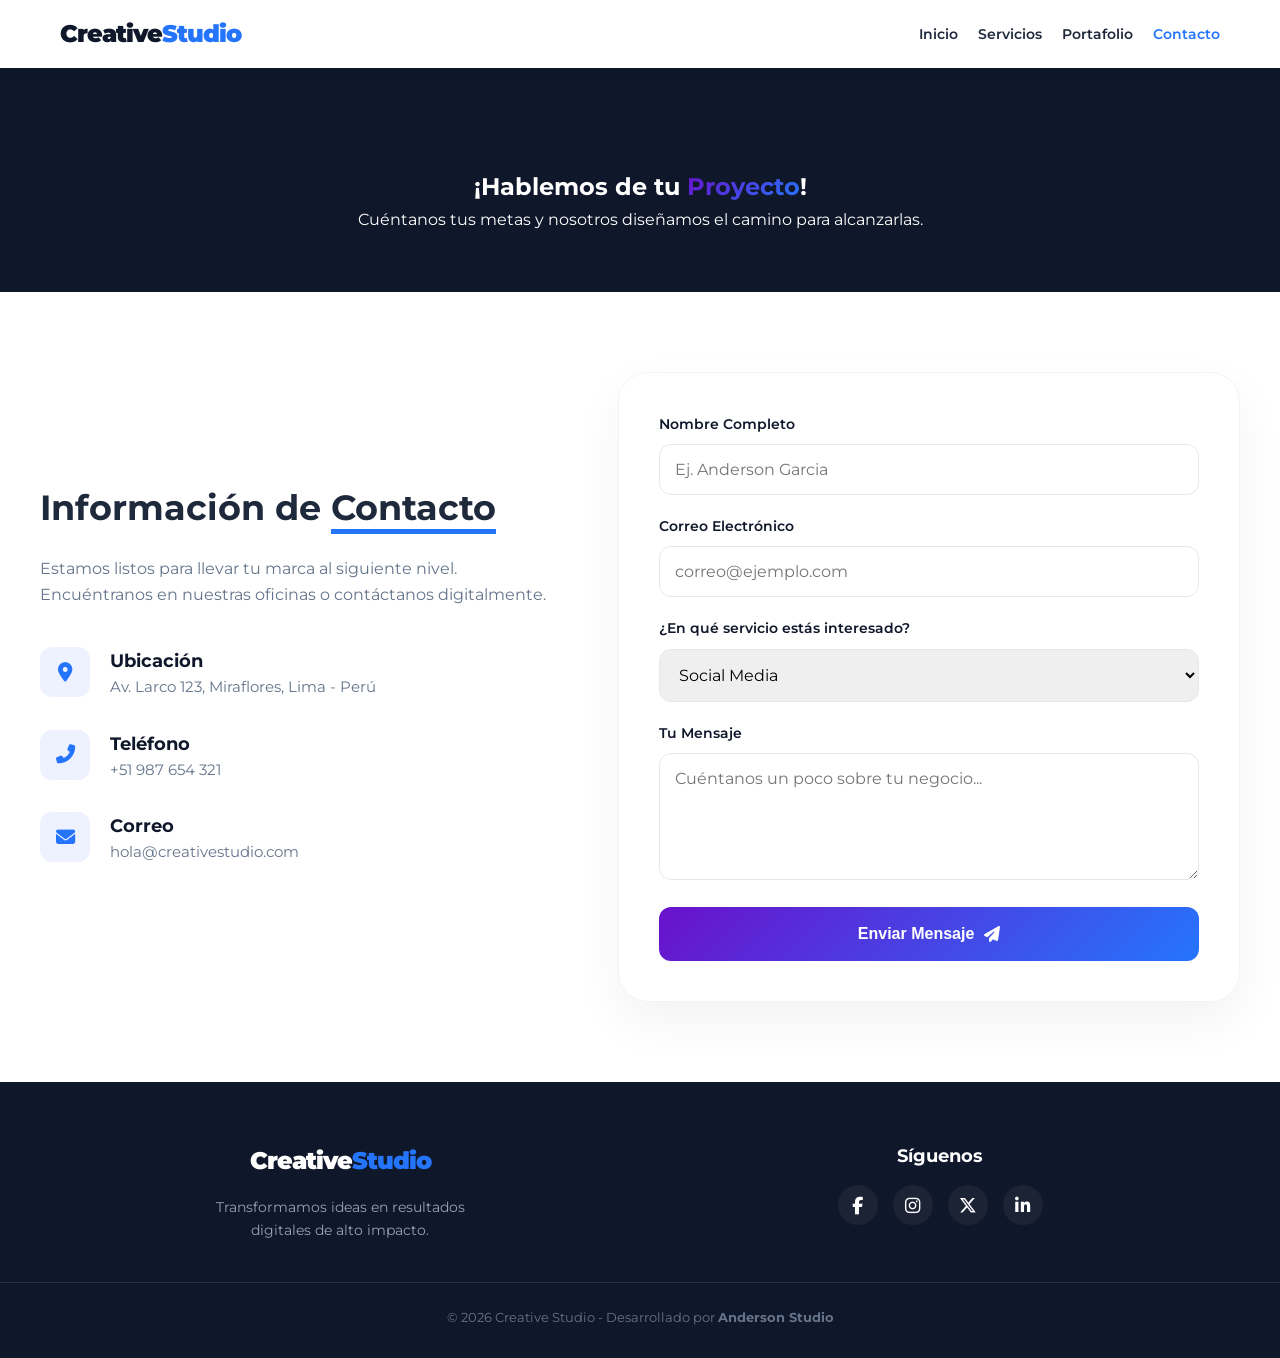
<file: contacto.html>
<!DOCTYPE html>
<html lang="es">
<head>
    <meta charset="UTF-8">
    <meta name="viewport" content="width=device-width, initial-scale=1.0">
    <title>Contacto | Creative Studio</title>
    <!-- Iconos y Fuentes -->
    <link rel="stylesheet" href="https://cdnjs.cloudflare.com/ajax/libs/font-awesome/6.5.1/css/all.min.css">
    <link href="https://fonts.googleapis.com/css2?family=Montserrat:wght@400;700;900&display=swap" rel="stylesheet">
    <link rel="stylesheet" href="css/style.css">
    <link rel="stylesheet" href="css/contacto.css">
</head>
<body>

    <!-- HEADER -->
    <header class="header">
        <nav class="nav container">
            <a href="index.html" class="logo">Creative<span>Studio</span></a>
            <ul class="nav-menu">
                <li><a href="index.html" class="nav-link">Inicio</a></li>
                <li><a href="servicios.html" class="nav-link">Servicios</a></li>
                <li><a href="portafolio.html" class="nav-link">Portafolio</a></li>
                <li><a href="contacto.html" class="nav-link active">Contacto</a></li>
            </ul>
        </nav>
    </header>

    <main>
        <!-- CABECERA DE PÁGINA -->
        <section class="page-header">
            <div class="container">
                <h1>¡Hablemos de tu <span class="gradient-text">Proyecto</span>!</h1>
                <p>Cuéntanos tus metas y nosotros diseñamos el camino para alcanzarlas.</p>
            </div>
        </section>

        <section class="contact-section container section-padding">
            <div class="contact-grid">
                
                <!-- INFORMACIÓN DE CONTACTO -->
                <div class="contact-info">
                    <h2>Información de <span class="highlight">Contacto</span></h2>
                    <p>Estamos listos para llevar tu marca al siguiente nivel. Encuéntranos en nuestras oficinas o contáctanos digitalmente.</p>
                    
                    <div class="info-item">
                        <i class="fas fa-map-marker-alt"></i>
                        <div>
                            <h4>Ubicación</h4>
                            <p>Av. Larco 123, Miraflores, Lima - Perú</p>
                        </div>
                    </div>

                    <div class="info-item">
                        <i class="fas fa-phone-alt"></i>
                        <div>
                            <h4>Teléfono</h4>
                            <p>+51 987 654 321</p>
                        </div>
                    </div>

                    <div class="info-item">
                        <i class="fas fa-envelope"></i>
                        <div>
                            <h4>Correo</h4>
                            <p>hola@creativestudio.com</p>
                        </div>
                    </div>
                </div>

                <!-- FORMULARIO DE CONTACTO -->
                <div class="contact-form-container">
                    <form class="contact-form">
                        <div class="form-group">
                            <label>Nombre Completo</label>
                            <input type="text" placeholder="Ej. Anderson Garcia" required>
                        </div>
                        <div class="form-group">
                            <label>Correo Electrónico</label>
                            <input type="email" placeholder="correo@ejemplo.com" required>
                        </div>
                        <div class="form-group">
                            <label>¿En qué servicio estás interesado?</label>
                            <select>
                                <option>Social Media</option>
                                <option>Diseño Web</option>
                                <option>Publicidad (Ads)</option>
                                <option>Branding Completo</option>
                            </select>
                        </div>
                        <div class="form-group">
                            <label>Tu Mensaje</label>
                            <textarea rows="5" placeholder="Cuéntanos un poco sobre tu negocio..."></textarea>
                        </div>
                        <button type="submit" class="btn-submit">Enviar Mensaje <i class="fas fa-paper-plane"></i></button>
                    </form>
                </div>

            </div>
        </section>
    </main>

    <!-- FOOTER -->
    <footer class="footer">
        <div class="container footer-content">
            <div class="footer-brand">
                <a href="index.html" class="logo">Creative<span>Studio</span></a>
                <p>Transformamos ideas en resultados digitales de alto impacto.</p>
            </div>
            <div class="footer-social">
                <h3>Síguenos</h3>
                <div class="social-links">
                    <a href="#" class="social-icon fb"><i class="fab fa-facebook-f"></i></a>
                    <a href="#" class="social-icon ig"><i class="fab fa-instagram"></i></a>
                    <a href="#" class="social-icon tw"><i class="fab fa-x-twitter"></i></a>
                    <a href="#" class="social-icon ln"><i class="fab fa-linkedin-in"></i></a>
                </div>
            </div>
        </div>
        <div class="footer-bottom">
            <p>&copy; 2026 Creative Studio - Desarrollado por <strong>Anderson Studio</strong></p>
        </div>
    </footer>

</body>
</html>
</file>
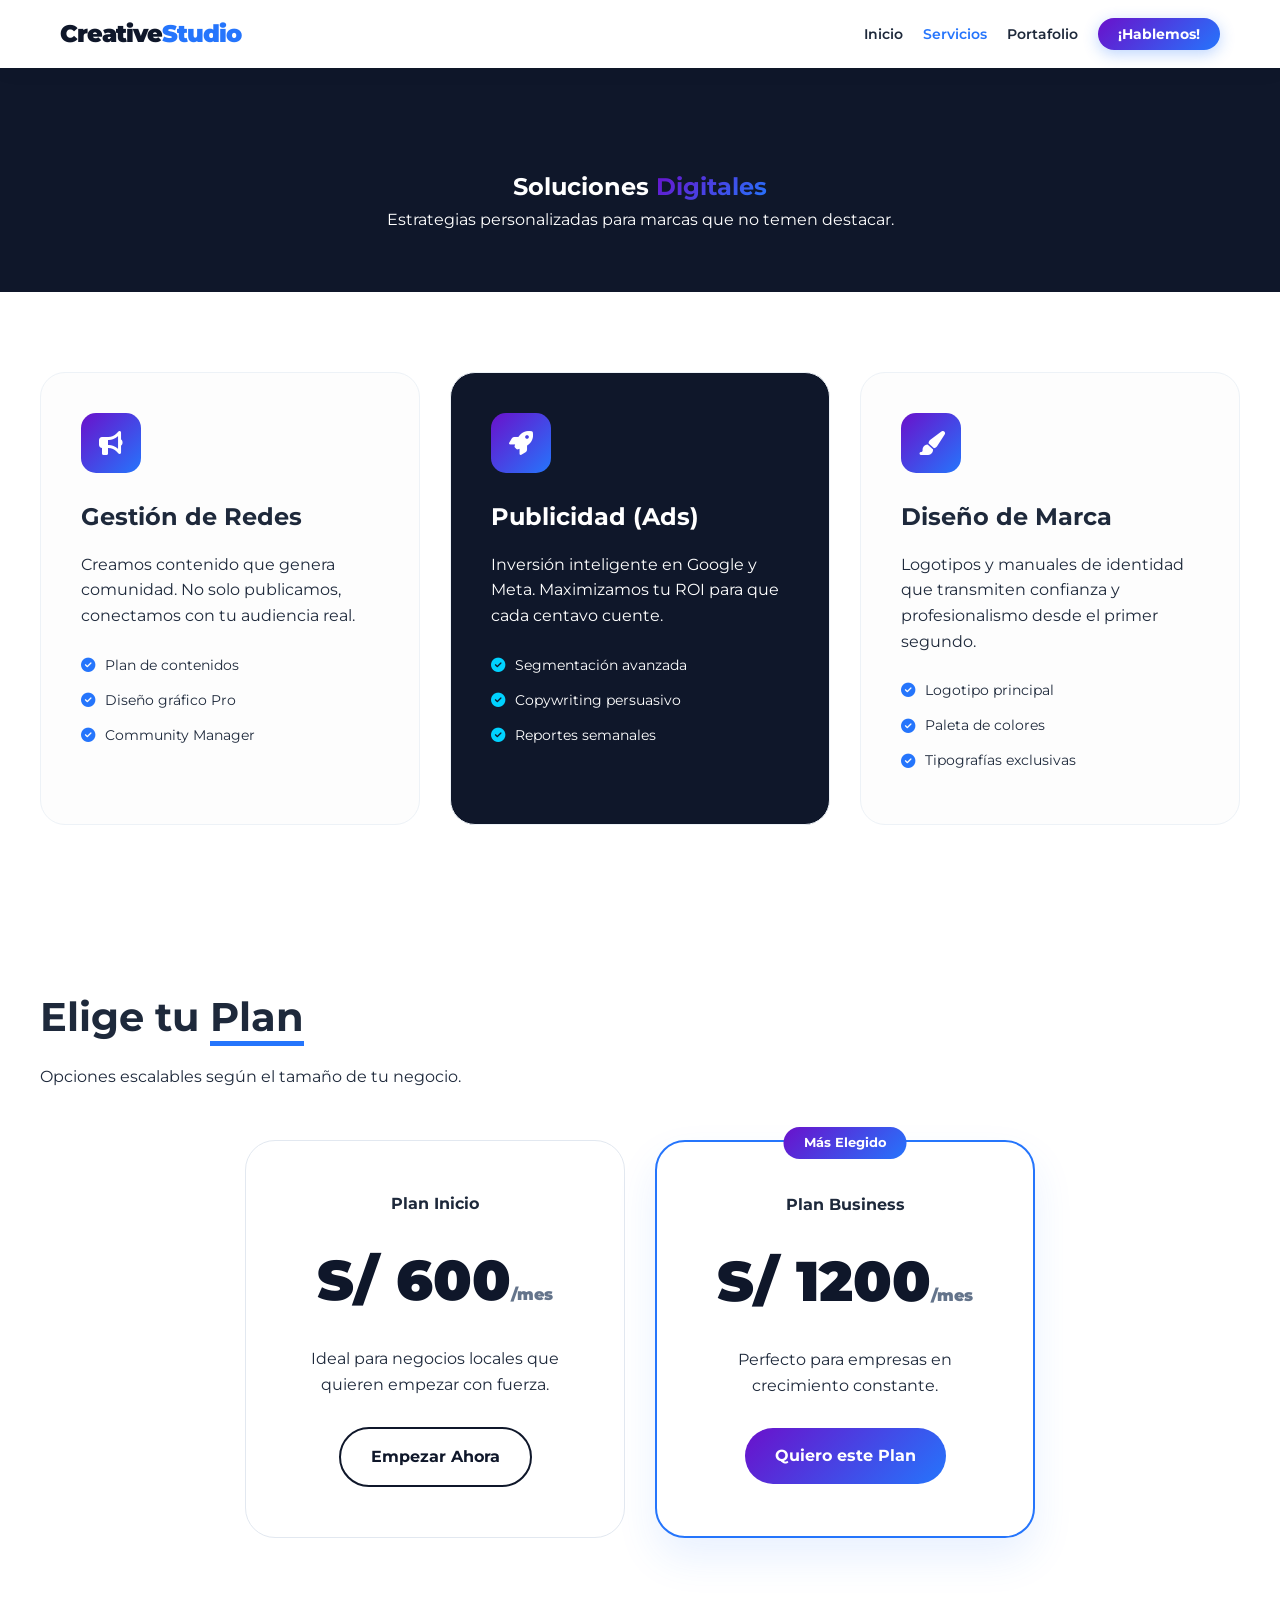
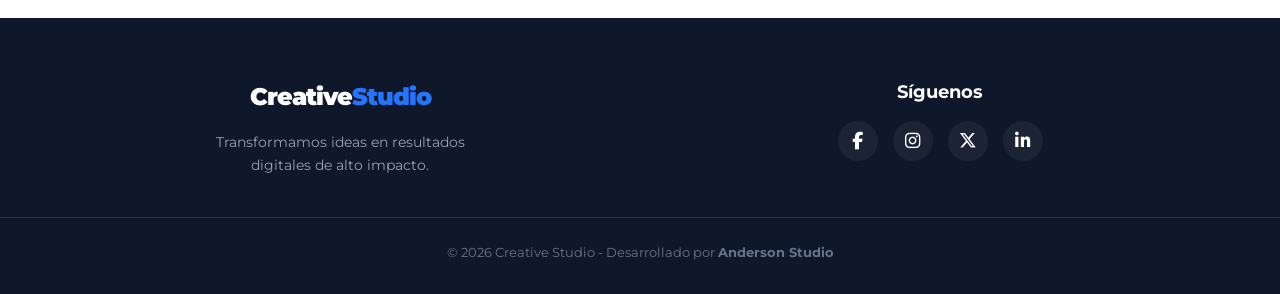
<file: servicios.html>
<!DOCTYPE html>
<html lang="es">
<head>
    <meta charset="UTF-8">
    <meta name="viewport" content="width=device-width, initial-scale=1.0">
    <title>Nuestros Servicios | Creative Studio</title>
    <!-- Iconos y Fuentes -->
    <link rel="stylesheet" href="https://cdnjs.cloudflare.com/ajax/libs/font-awesome/6.5.1/css/all.min.css">
    <link href="https://fonts.googleapis.com/css2?family=Montserrat:wght@400;700;900&display=swap" rel="stylesheet">
    <link rel="stylesheet" href="css/style.css">
    <link rel="stylesheet" href="css/servicios.css">
</head>
<body>

    <!-- HEADER -->
    <header class="header">
        <nav class="nav container">
            <a href="index.html" class="logo">Creative<span>Studio</span></a>
            <ul class="nav-menu">
                <li><a href="index.html" class="nav-link">Inicio</a></li>
                <li><a href="servicios.html" class="nav-link active">Servicios</a></li>
                <li><a href="portafolio.html" class="nav-link">Portafolio</a></li>
                <li><a href="contacto.html" class="btn-nav">¡Hablemos!</a></li>
            </ul>
        </nav>
    </header>

    <main>
        <!-- CABECERA DE PÁGINA -->
        <section class="page-header">
            <div class="container">
                <h1>Soluciones <span class="gradient-text">Digitales</span></h1>
                <p>Estrategias personalizadas para marcas que no temen destacar.</p>
            </div>
        </section>

        <!-- GRILLA DETALLADA DE SERVICIOS -->
        <section class="services-detail container section-padding">
            <div class="detail-grid">
                <!-- Servicio 1 -->
                <div class="detail-card">
                    <div class="icon-box"><i class="fas fa-bullhorn"></i></div>
                    <h3>Gestión de Redes</h3>
                    <p>Creamos contenido que genera comunidad. No solo publicamos, conectamos con tu audiencia real.</p>
                    <ul class="detail-list">
                        <li><i class="fas fa-circle-check"></i> Plan de contenidos</li>
                        <li><i class="fas fa-circle-check"></i> Diseño gráfico Pro</li>
                        <li><i class="fas fa-circle-check"></i> Community Manager</li>
                    </ul>
                </div>

                <!-- Servicio 2 -->
                <div class="detail-card featured-card">
                    <div class="icon-box"><i class="fas fa-rocket"></i></div>
                    <h3>Publicidad (Ads)</h3>
                    <p>Inversión inteligente en Google y Meta. Maximizamos tu ROI para que cada centavo cuente.</p>
                    <ul class="detail-list">
                        <li><i class="fas fa-circle-check"></i> Segmentación avanzada</li>
                        <li><i class="fas fa-circle-check"></i> Copywriting persuasivo</li>
                        <li><i class="fas fa-circle-check"></i> Reportes semanales</li>
                    </ul>
                </div>

                <!-- Servicio 3 -->
                <div class="detail-card">
                    <div class="icon-box"><i class="fas fa-paint-brush"></i></div>
                    <h3>Diseño de Marca</h3>
                    <p>Logotipos y manuales de identidad que transmiten confianza y profesionalismo desde el primer segundo.</p>
                    <ul class="detail-list">
                        <li><i class="fas fa-circle-check"></i> Logotipo principal</li>
                        <li><i class="fas fa-circle-check"></i> Paleta de colores</li>
                        <li><i class="fas fa-circle-check"></i> Tipografías exclusivas</li>
                    </ul>
                </div>
            </div>
        </section>

        <!-- SECCIÓN DE PLANES / PRECIOS -->
        <section class="pricing container section-padding">
            <div class="section-title">
                <h2>Elige tu <span class="highlight">Plan</span></h2>
                <p>Opciones escalables según el tamaño de tu negocio.</p>
            </div>

            <div class="pricing-grid">
                <!-- Plan Básico -->
                <div class="price-box">
                    <h4>Plan Inicio</h4>
                    <div class="amount">S/ 600<span>/mes</span></div>
                    <p>Ideal para negocios locales que quieren empezar con fuerza.</p>
                    <a href="contacto.html" class="btn-outline">Empezar Ahora</a>
                </div>

                <!-- Plan Pro (Destacado) -->
                <div class="price-box best-seller">
                    <div class="popular">Más Elegido</div>
                    <h4>Plan Business</h4>
                    <div class="amount">S/ 1200<span>/mes</span></div>
                    <p>Perfecto para empresas en crecimiento constante.</p>
                    <a href="contacto.html" class="btn-solid">Quiero este Plan</a>
                </div>
            </div>
        </section>
    </main>

    <!-- FOOTER -->
    <footer class="footer">
        <div class="container footer-content">
            <div class="footer-brand">
                <a href="index.html" class="logo">Creative<span>Studio</span></a>
                <p>Transformamos ideas en resultados digitales de alto impacto.</p>
            </div>
            <div class="footer-social">
                <h3>Síguenos</h3>
                <div class="social-links">
                    <a href="#" class="social-icon fb"><i class="fab fa-facebook-f"></i></a>
                    <a href="#" class="social-icon ig"><i class="fab fa-instagram"></i></a>
                    <a href="#" class="social-icon tw"><i class="fab fa-x-twitter"></i></a>
                    <a href="#" class="social-icon ln"><i class="fab fa-linkedin-in"></i></a>
                </div>
            </div>
        </div>
        <div class="footer-bottom">
            <p>&copy; 2026 Creative Studio - Desarrollado por <strong>Anderson Studio</strong></p>
        </div>
    </footer>

</body>
</html>
</file>
<file: css/style.css>
/* --- VARIABLES --- */
:root {
    --primary-gradient: linear-gradient(135deg, #6a11cb 0%, #2575fc 100%);
    --dark: #0f172a;
    --light-bg: #f8fafc;
    --white: #ffffff;
    --accent: #00d2ff;
    --text-main: #1e293b;
    --text-muted: #64748b;
    --transition: 0.4s cubic-bezier(0.4, 0, 0.2, 1);
}

/* --- RESET --- */
* { 
    margin: 0; 
    padding: 0; 
    box-sizing: border-box; 
    text-decoration: none; 
    list-style: none; 
}

body { 
    font-family: 'Montserrat', sans-serif; 
    background: var(--white); 
    color: var(--text-main); 
    line-height: 1.6; 
    overflow-x: hidden; 
}

.container { 
    max-width: 1200px; 
    margin: 0 auto; 
    padding: 0 20px; 
}

/* --- HEADER CORREGIDO --- */
.header { 
    background: rgba(255, 255, 255, 0.95); 
    backdrop-filter: blur(10px); 
    padding: 15px 0; 
    position: sticky; 
    top: 0; 
    z-index: 1000; 
    box-shadow: 0 2px 20px rgba(0,0,0,0.05); 
}

.nav { 
    display: flex; 
    justify-content: space-between; 
    align-items: center; 
    flex-wrap: wrap; /* Permite que los elementos bajen si no hay espacio */
    gap: 10px;
}

.logo { 
    font-size: 1.5rem; 
    font-weight: 900; 
    color: var(--dark); 
    letter-spacing: -1px; 
}

.logo span { color: #2575fc; }

.nav-menu { 
    display: flex; 
    gap: 20px; 
    align-items: center; 
    flex-wrap: wrap; /* Evita el amontonamiento en móviles */
    justify-content: center;
}

.nav-link { 
    color: var(--text-main); 
    font-weight: 600; 
    font-size: 0.9rem;
    transition: var(--transition); 
}

.nav-link:hover, .nav-link.active { color: #2575fc; }

.btn-nav { 
    background: var(--primary-gradient); 
    color: white !important; 
    padding: 8px 20px; 
    border-radius: 50px; 
    font-weight: 700; 
    font-size: 0.85rem;
    white-space: nowrap; /* Mantiene el texto en una sola línea */
    box-shadow: 0 4px 15px rgba(37, 117, 252, 0.3); 
}

/* --- HERO --- */
.hero { padding: 100px 0 60px; background: radial-gradient(circle at top right, #f0f7ff, #ffffff); }
.hero-content { max-width: 800px; }
.badge { background: #e0f2fe; color: #0369a1; padding: 5px 15px; border-radius: 20px; font-size: 0.8rem; font-weight: 700; text-transform: uppercase; }
.hero h1 { font-size: 3.5rem; font-weight: 900; margin: 20px 0; line-height: 1.1; }
.gradient-text { background: var(--primary-gradient); -webkit-background-clip: text; -webkit-text-fill-color: transparent; }
.hero p { font-size: 1.1rem; color: var(--text-muted); margin-bottom: 40px; }
.hero-btns { display: flex; gap: 15px; flex-wrap: wrap; }

.btn-primary { background: var(--primary-gradient); color: white; padding: 15px 35px; border-radius: 12px; font-weight: 700; transition: var(--transition); display: inline-block; }
.btn-primary:hover { transform: translateY(-5px); box-shadow: 0 10px 25px rgba(37, 117, 252, 0.4); }

.btn-secondary { border: 2px solid #2575fc; color: #2575fc; padding: 13px 33px; border-radius: 12px; font-weight: 700; transition: var(--transition); display: inline-block; }
.btn-secondary:hover { background: #2575fc; color: white; transform: translateY(-5px); }

/* --- SERVICIOS --- */
.services { padding: 80px 0; text-align: center; }
.section-title h2 { font-size: 2.5rem; margin-bottom: 15px; }
.highlight { border-bottom: 5px solid #2575fc; }
.services-grid { display: grid; grid-template-columns: repeat(auto-fit, minmax(280px, 1fr)); gap: 30px; margin-top: 50px; }
.service-card { padding: 40px 25px; background: var(--white); border-radius: 20px; border: 1px solid #f1f5f9; transition: var(--transition); }
.service-card i { font-size: 2.5rem; margin-bottom: 20px; background: var(--primary-gradient); -webkit-background-clip: text; -webkit-text-fill-color: transparent; display: inline-block; }
.service-card.active { background: var(--dark); color: white; }
.service-card:hover { transform: translateY(-10px); box-shadow: 0 20px 40px rgba(0,0,0,0.05); }

/* --- PORTAFOLIO --- */
.portfolio { padding: 60px 0; }
.portfolio-grid { display: grid; grid-template-columns: repeat(auto-fit, minmax(300px, 1fr)); gap: 25px; margin-top: 40px; }
.work-card { position: relative; border-radius: 20px; overflow: hidden; height: 320px; cursor: pointer; }
.work-card img { width: 100%; height: 100%; object-fit: cover; transition: var(--transition); }
.work-overlay { position: absolute; top: 0; left: 0; width: 100%; height: 100%; background: linear-gradient(to top, rgba(15, 23, 42, 0.9), transparent); display: flex; align-items: flex-end; padding: 25px; opacity: 0; transition: var(--transition); }
.work-info h3 { color: white; margin-top: 5px; font-size: 1.2rem; }
.work-info span { color: var(--accent); font-weight: 700; font-size: 0.8rem; }
.work-card:hover img { transform: scale(1.1); }
.work-card:hover .work-overlay { opacity: 1; }

/* --- STATS --- */
.stats { background: var(--primary-gradient); padding: 50px 0; color: white; text-align: center; }
.stats-grid { display: flex; justify-content: space-around; flex-wrap: wrap; gap: 30px; }
.stat-item h3 { font-size: 2.5rem; font-weight: 900; }

/* --- FOOTER --- */
.footer { background: var(--dark); color: white; padding: 60px 0 30px; }
.footer-content { display: grid; grid-template-columns: repeat(auto-fit, minmax(250px, 1fr)); gap: 40px; text-align: center; }
.footer-brand .logo { color: white; margin-bottom: 15px; display: inline-block; }
.footer-brand p { color: #94a3b8; font-size: 0.9rem; max-width: 300px; margin: 0 auto; }
.footer-social h3 { margin-bottom: 15px; font-size: 1.1rem; }
.social-links { display: flex; justify-content: center; gap: 15px; }
.social-icon { width: 40px; height: 40px; background: rgba(255,255,255,0.05); border-radius: 50%; display: flex; justify-content: center; align-items: center; color: white; font-size: 1.1rem; transition: var(--transition); }

.social-icon.fb:hover { background: #1877f2; transform: translateY(-5px); }
.social-icon.ig:hover { background: linear-gradient(45deg, #f09433, #e6683c, #dc2743, #cc2366, #bc1888); transform: translateY(-5px); }
.social-icon.tw:hover { background: #000000; transform: translateY(-5px); }
.social-icon.ln:hover { background: #0077b5; transform: translateY(-5px); }

.footer-bottom { border-top: 1px solid rgba(255,255,255,0.1); margin-top: 40px; padding-top: 25px; text-align: center; font-size: 0.8rem; color: #64748b; }

/* --- RESPONSIVE MEJORADO --- */
@media (max-width: 768px) {
    .nav { 
        flex-direction: column; 
        padding: 10px 0;
    }
    
    .nav-menu { 
        gap: 12px; 
    }

    .hero h1 { font-size: 2.2rem; text-align: center; }
    .hero-content { text-align: center; }
    .hero-btns { justify-content: center; flex-direction: column; }
    .btn-primary, .btn-secondary { width: 100%; text-align: center; }
    
    .section-title h2 { font-size: 2rem; }
}

/* Para pantallas extremadamente pequeñas (como 236px) */
@media (max-width: 320px) {
    .logo { font-size: 1.2rem; }
    .nav-link { font-size: 0.75rem; }
    .btn-nav { padding: 6px 12px; font-size: 0.7rem; }
    .hero h1 { font-size: 1.8rem; }
}
</file>
<file: css/contacto.css>
/* --- ESTILOS DE PÁGINA CONTACTO --- */

.page-header {
    background: var(--dark);
    padding: 100px 0 60px;
    text-align: center;
    color: white;
}

.section-padding { padding: 80px 0; }

.contact-grid {
    display: grid;
    grid-template-columns: 1fr 1.2fr;
    gap: 60px;
    align-items: center;
}

/* Información Izquierda */
.contact-info h2 { font-size: 2.2rem; margin-bottom: 20px; }
.contact-info p { color: var(--text-muted); margin-bottom: 40px; }

.info-item {
    display: flex;
    gap: 20px;
    margin-bottom: 30px;
}

.info-item i {
    width: 50px;
    height: 50px;
    background: #eef2ff;
    color: #2575fc;
    border-radius: 12px;
    display: flex;
    align-items: center;
    justify-content: center;
    font-size: 1.2rem;
    flex-shrink: 0;
}

.info-item h4 { font-size: 1.1rem; color: var(--dark); }
.info-item p { margin-bottom: 0; font-size: 0.95rem; }

/* Formulario Derecha */
.contact-form-container {
    background: white;
    padding: 40px;
    border-radius: 30px;
    box-shadow: 0 20px 50px rgba(0,0,0,0.05);
    border: 1px solid #f1f5f9;
}

.form-group { margin-bottom: 20px; }
.form-group label { display: block; margin-bottom: 8px; font-weight: 600; font-size: 0.9rem; color: var(--dark); }

.form-group input, .form-group select, .form-group textarea {
    width: 100%;
    padding: 15px;
    border-radius: 12px;
    border: 1px solid #e2e8f0;
    font-family: inherit;
    font-size: 1rem;
    transition: var(--transition);
    outline: none;
}

.form-group input:focus, .form-group textarea:focus {
    border-color: #2575fc;
    box-shadow: 0 0 0 4px rgba(37, 117, 252, 0.1);
}

.btn-submit {
    width: 100%;
    padding: 18px;
    background: var(--primary-gradient);
    color: white;
    border: none;
    border-radius: 12px;
    font-weight: 700;
    font-size: 1rem;
    cursor: pointer;
    transition: var(--transition);
    display: flex;
    justify-content: center;
    align-items: center;
    gap: 10px;
}

.btn-submit:hover { transform: translateY(-5px); box-shadow: 0 10px 20px rgba(37, 117, 252, 0.3); }

/* RESPONSIVE */
@media (max-width: 992px) {
    .contact-grid { grid-template-columns: 1fr; gap: 40px; }
}
</file>
<file: css/servicios.css>
/* --- ESTILOS DE PÁGINA SERVICIOS --- */

.page-header {
    background: var(--dark);
    padding: 100px 0 60px;
    text-align: center;
    color: white;
}

.section-padding { padding: 80px 0; }

/* Tarjetas de Detalle */
.detail-grid {
    display: grid;
    grid-template-columns: repeat(auto-fit, minmax(320px, 1fr));
    gap: 30px;
}

.detail-card {
    padding: 40px;
    background: #fdfdfd;
    border-radius: 25px;
    border: 1px solid #edf2f7;
    transition: var(--transition);
}

.featured-card {
    background: var(--dark);
    color: white;
}

.icon-box {
    width: 60px;
    height: 60px;
    background: var(--primary-gradient);
    border-radius: 15px;
    display: flex;
    align-items: center;
    justify-content: center;
    color: white;
    font-size: 1.5rem;
    margin-bottom: 25px;
}

.detail-card h3 { margin-bottom: 15px; font-size: 1.5rem; }

.detail-list { margin-top: 25px; }
.detail-list li {
    margin-bottom: 12px;
    font-size: 0.9rem;
    display: flex;
    align-items: center;
    gap: 10px;
}
.detail-list li i { color: #2575fc; }
.featured-card .detail-list li i { color: var(--accent); }

/* --- SECCIÓN PRECIOS --- */
.pricing-grid {
    display: flex;
    justify-content: center;
    gap: 30px;
    margin-top: 50px;
    flex-wrap: wrap;
}

.price-box {
    padding: 50px 40px;
    background: white;
    border-radius: 30px;
    border: 1px solid #e2e8f0;
    width: 380px;
    text-align: center;
    position: relative;
    transition: var(--transition);
}

.best-seller {
    border: 2px solid #2575fc;
    box-shadow: 0 20px 40px rgba(37, 117, 252, 0.1);
}

.popular {
    position: absolute;
    top: -15px;
    left: 50%;
    transform: translateX(-50%);
    background: var(--primary-gradient);
    color: white;
    padding: 6px 20px;
    border-radius: 20px;
    font-size: 0.8rem;
    font-weight: 700;
}

.amount { font-size: 3.5rem; font-weight: 900; color: var(--dark); margin: 20px 0; }
.amount span { font-size: 1rem; color: var(--text-muted); }

.btn-outline {
    display: inline-block;
    margin-top: 30px;
    padding: 15px 30px;
    border: 2px solid var(--dark);
    border-radius: 50px;
    color: var(--dark);
    font-weight: 700;
}

.btn-solid {
    display: inline-block;
    margin-top: 30px;
    padding: 15px 30px;
    background: var(--primary-gradient);
    border-radius: 50px;
    color: white;
    font-weight: 700;
}

/* Hover */
.price-box:hover { transform: translateY(-10px); }

/* RESPONSIVE */
@media (max-width: 768px) {
    .price-box { width: 100%; }
}
</file>
